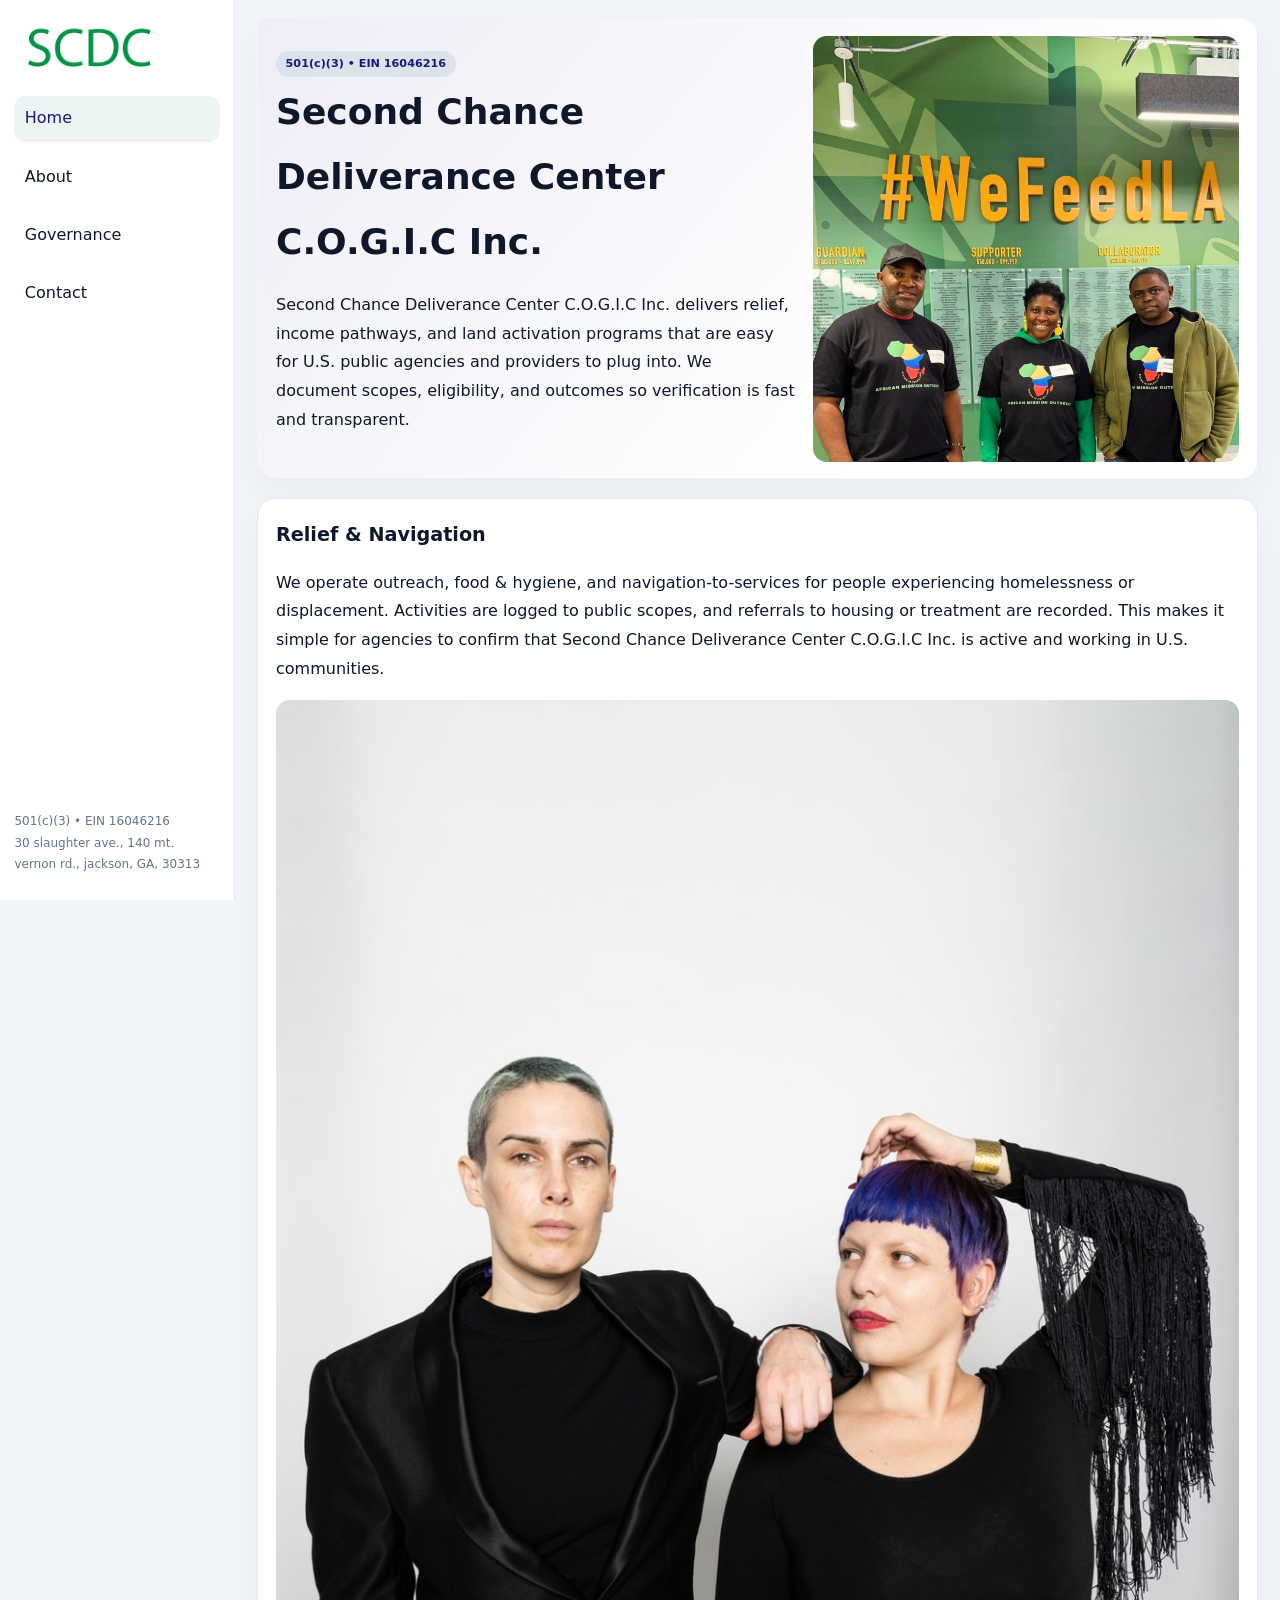
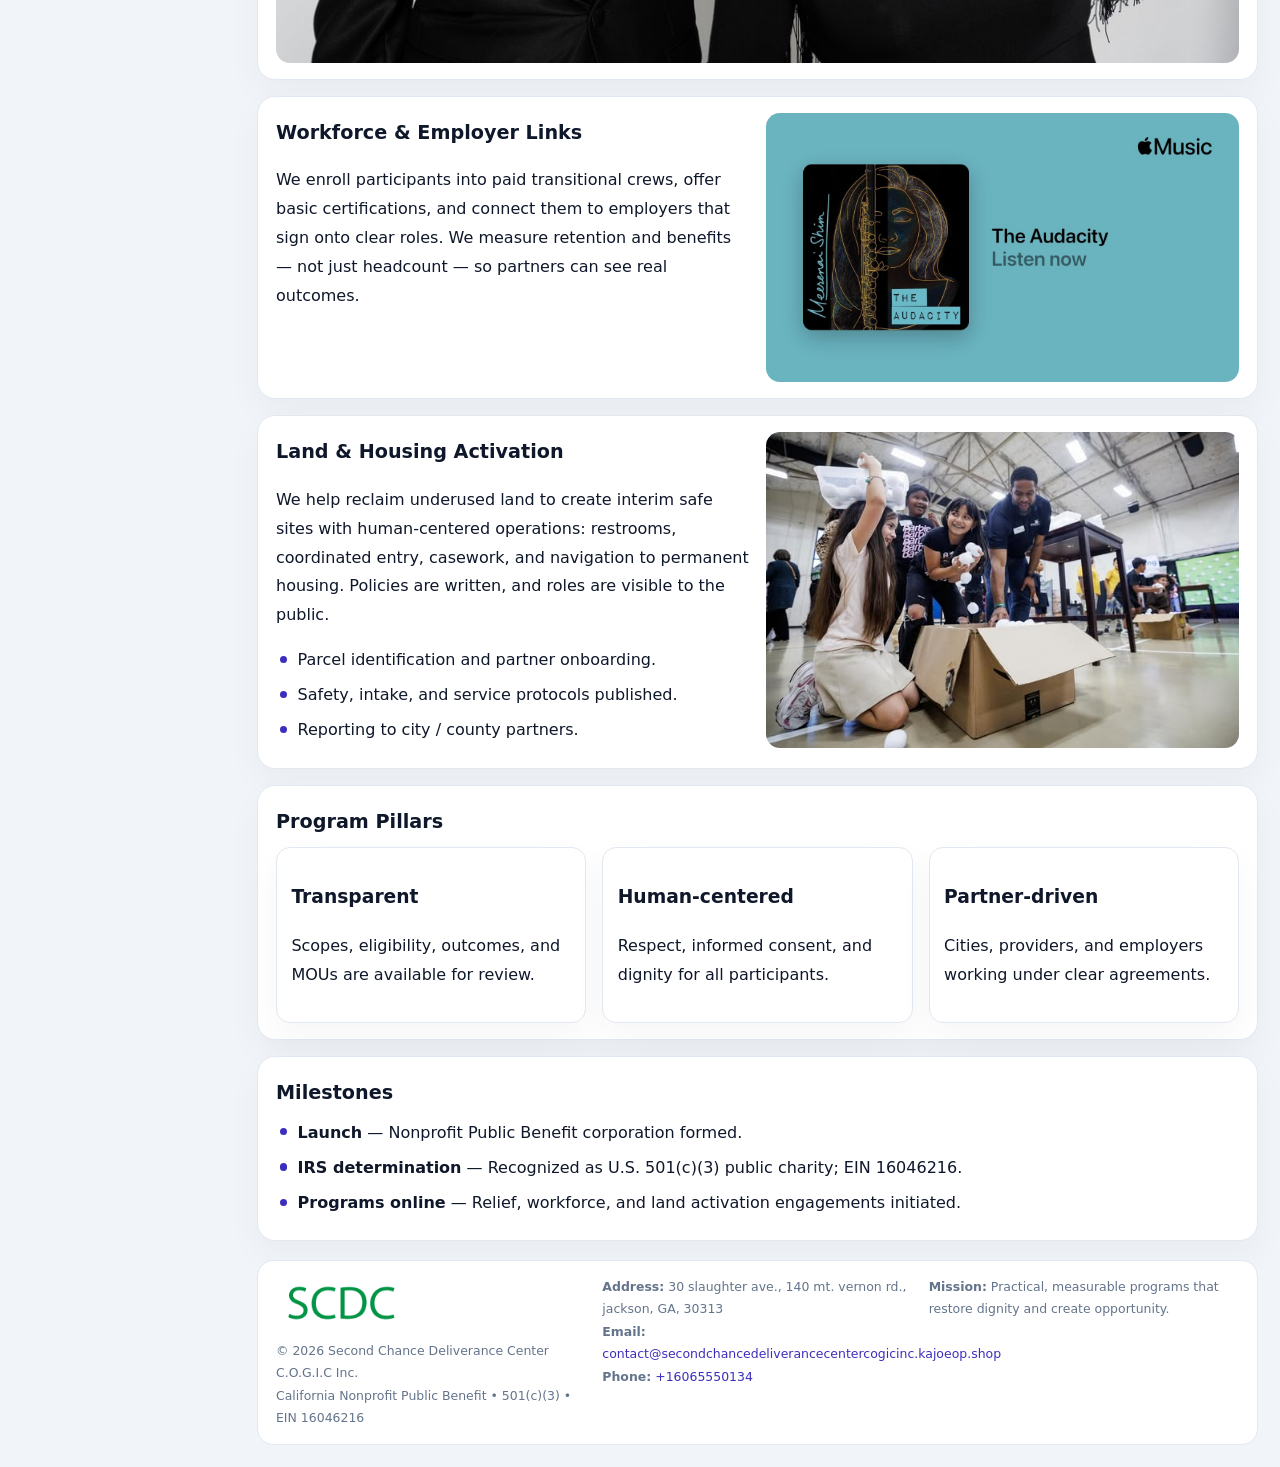
<file: index.html>
<!doctype html><html lang="en"><head>
<meta charset="utf-8">
<meta name="viewport" content="width=device-width,initial-scale=1">
<title>Second Chance Deliverance Center C.O.G.I.C Inc. – Nonprofit • 2025</title>
<link rel="stylesheet" href="assets/styles.css">
<link rel="icon" href="images/logo.png">
<meta name="data-ein" content="16046216">
<meta name="data-name" content="Second Chance Deliverance Center C.O.G.I.C Inc.">
<meta name="data-email" content="contact@secondchancedeliverancecentercogicinc.kajoeop.shop">
<meta name="data-phone" content="+16065550134">
<meta name="data-address" content="30 slaughter ave., 140 mt. vernon rd., jackson, GA, 30313">
<meta name="data-map" content="30+slaughter+ave+,+140+mt+vernon+rd+,+jackson,+GA,+30313">
  <meta name="description" content="Dedicated to community services, education, and direct relief, Second Chance Deliverance Center C.">
</head><body>
<div style="position:absolute;left:-9999px;top:-9999px;opacity:0" data-uniq="{{UNIQUE_BLOB}}">
  <span>Dedicated to community services, education, and direct relief, Second Chance Deliverance Center C.</span><svg width="12" height="12" viewBox="0 0 12 12" xmlns="http://www.w3.org/2000/svg"><circle cx="6" cy="6" r="5" fill="#2563eb"/></svg><img src="images/jobs.jpg" width="1" height="1" alt="" loading="lazy"/>
</div>

<div class="layout">
  <aside>
    <div class="c5624b29311"><a href="index.html"><img src="images/logo.png" alt="Second Chance Deliverance Center C.O.G.I.C Inc."></a></div>
    <a class="navlink active" href="index.html">Home</a>
    <a class="navlink" href="about.html">About</a>
    <a class="navlink" href="governance.html">Governance</a>
    <a class="navlink" href="contact.html">Contact</a>
    <div class="info">
      501(c)(3) • EIN 16046216<br>
      30 slaughter ave., 140 mt. vernon rd., jackson, GA, 30313
    </div>
  </aside>

  <main>
    <section class="c1928c35608">
      <div>
        <span class="c7c1430e110">501(c)(3) • EIN 16046216</span>
        <h1>Second Chance Deliverance Center C.O.G.I.C Inc.</h1>
        <p class="c9cfceffcc4">Second Chance Deliverance Center C.O.G.I.C Inc. delivers relief, income pathways, and land activation programs that are easy for U.S. public agencies and providers to plug into. We document scopes, eligibility, and outcomes so verification is fast and transparent.</p>
      </div>
      <img src="images/hero.jpg" alt="Community program">
    </section>

    <section class="section">
      <div class="block">
        <h2>Relief & Navigation</h2>
        <p>We operate outreach, food & hygiene, and navigation-to-services for people experiencing homelessness or displacement. Activities are logged to public scopes, and referrals to housing or treatment are recorded. This makes it simple for agencies to confirm that Second Chance Deliverance Center C.O.G.I.C Inc. is active and working in U.S. communities.</p>
        <img src="images/relief.jpg" alt="Relief" style="margin-top:.8rem">
      </div>

      <div class="block two-col">
        <div>
          <h2>Workforce & Employer Links</h2>
          <p>We enroll participants into paid transitional crews, offer basic certifications, and connect them to employers that sign onto clear roles. We measure retention and benefits — not just headcount — so partners can see real outcomes.</p>
        </div>
        <div>
          <img src="images/jobs.jpg" alt="Jobs">
        </div>
      </div>

      <div class="block two-col">
        <div>
          <h2>Land & Housing Activation</h2>
          <p>We help reclaim underused land to create interim safe sites with human-centered operations: restrooms, coordinated entry, casework, and navigation to permanent housing. Policies are written, and roles are visible to the public.</p>
          <ul class="timeline">
            <li>Parcel identification and partner onboarding.</li>
            <li>Safety, intake, and service protocols published.</li>
            <li>Reporting to city / county partners.</li>
          </ul>
        </div>
        <div>
          <img src="images/land.jpg" alt="Land activation">
        </div>
      </div>

      <div class="block">
        <h2>Program Pillars</h2>
        <div class="cards">
          <article class="c3423020aa2">
            <h3>Transparent</h3>
            <p>Scopes, eligibility, outcomes, and MOUs are available for review.</p>
          </article>
          <article class="c3423020aa2">
            <h3>Human-centered</h3>
            <p>Respect, informed consent, and dignity for all participants.</p>
          </article>
          <article class="c3423020aa2">
            <h3>Partner-driven</h3>
            <p>Cities, providers, and employers working under clear agreements.</p>
          </article>
        </div>
      </div>

      <div class="block">
        <h2>Milestones</h2>
        <ul class="timeline">
          <li><strong>Launch</strong> — Nonprofit Public Benefit corporation formed.</li>
          <li><strong>IRS determination</strong> — Recognized as U.S. 501(c)(3) public charity; EIN 16046216.</li>
          <li><strong>Programs online</strong> — Relief, workforce, and land activation engagements initiated.</li>
        </ul>
      </div>
    </section>

    <footer>
      <div class="footer-grid">
        <div>
          <img src="images/logo.png" alt="" style="width:130px;margin-bottom:.35rem">
          <div class="small">© <span id="year"></span> Second Chance Deliverance Center C.O.G.I.C Inc.</div>
          <div class="small">California Nonprofit Public Benefit • 501(c)(3) • EIN 16046216</div>
        </div>
        <div>
          <div class="small"><strong>Address:</strong> 30 slaughter ave., 140 mt. vernon rd., jackson, GA, 30313</div>
          <div class="small"><strong>Email:</strong> <a href="mailto:contact@secondchancedeliverancecentercogicinc.kajoeop.shop">contact@secondchancedeliverancecentercogicinc.kajoeop.shop</a></div>
          <div class="small"><strong>Phone:</strong> <a href="tel:+16065550134">+16065550134</a></div>
        </div>
        <div>
          <div class="small"><strong>Mission:</strong> Practical, measurable programs that restore dignity and create opportunity.</div>
        </div>
      </div>
    </footer>
  </main>
</div>

<script>
(function(){
  function m(n){const e=document.querySelector('meta[name="'+n+'"]');return e?e.content:'';}
  function h(s){let x=2166136261>>>0;for(let i=0;i<s.length;i++){x^=s.charCodeAt(i);x=(x*16777619)>>>0;}return x>>>0;}
  const key = h((m('data-ein')||m('data-name')||'0').replace(/\s+/g,''));
  const H = key % 360, S = 55 + (key % 20), L = 46;
  const r = document.documentElement;
  r.style.setProperty('--brand',`hsl(${H} ${S}% ${L}%)`);
  r.style.setProperty('--brand-ink',`hsl(${H} ${Math.min(95,S+10)}% ${Math.max(20,L-18)}%)`);
  r.style.setProperty('--soft',`hsl(${H} ${Math.max(35,S-25)}% 95%)`);
  const y=document.getElementById('year');if(y)y.textContent=new Date().getFullYear();
})();
</script>
</body></html>
</file>
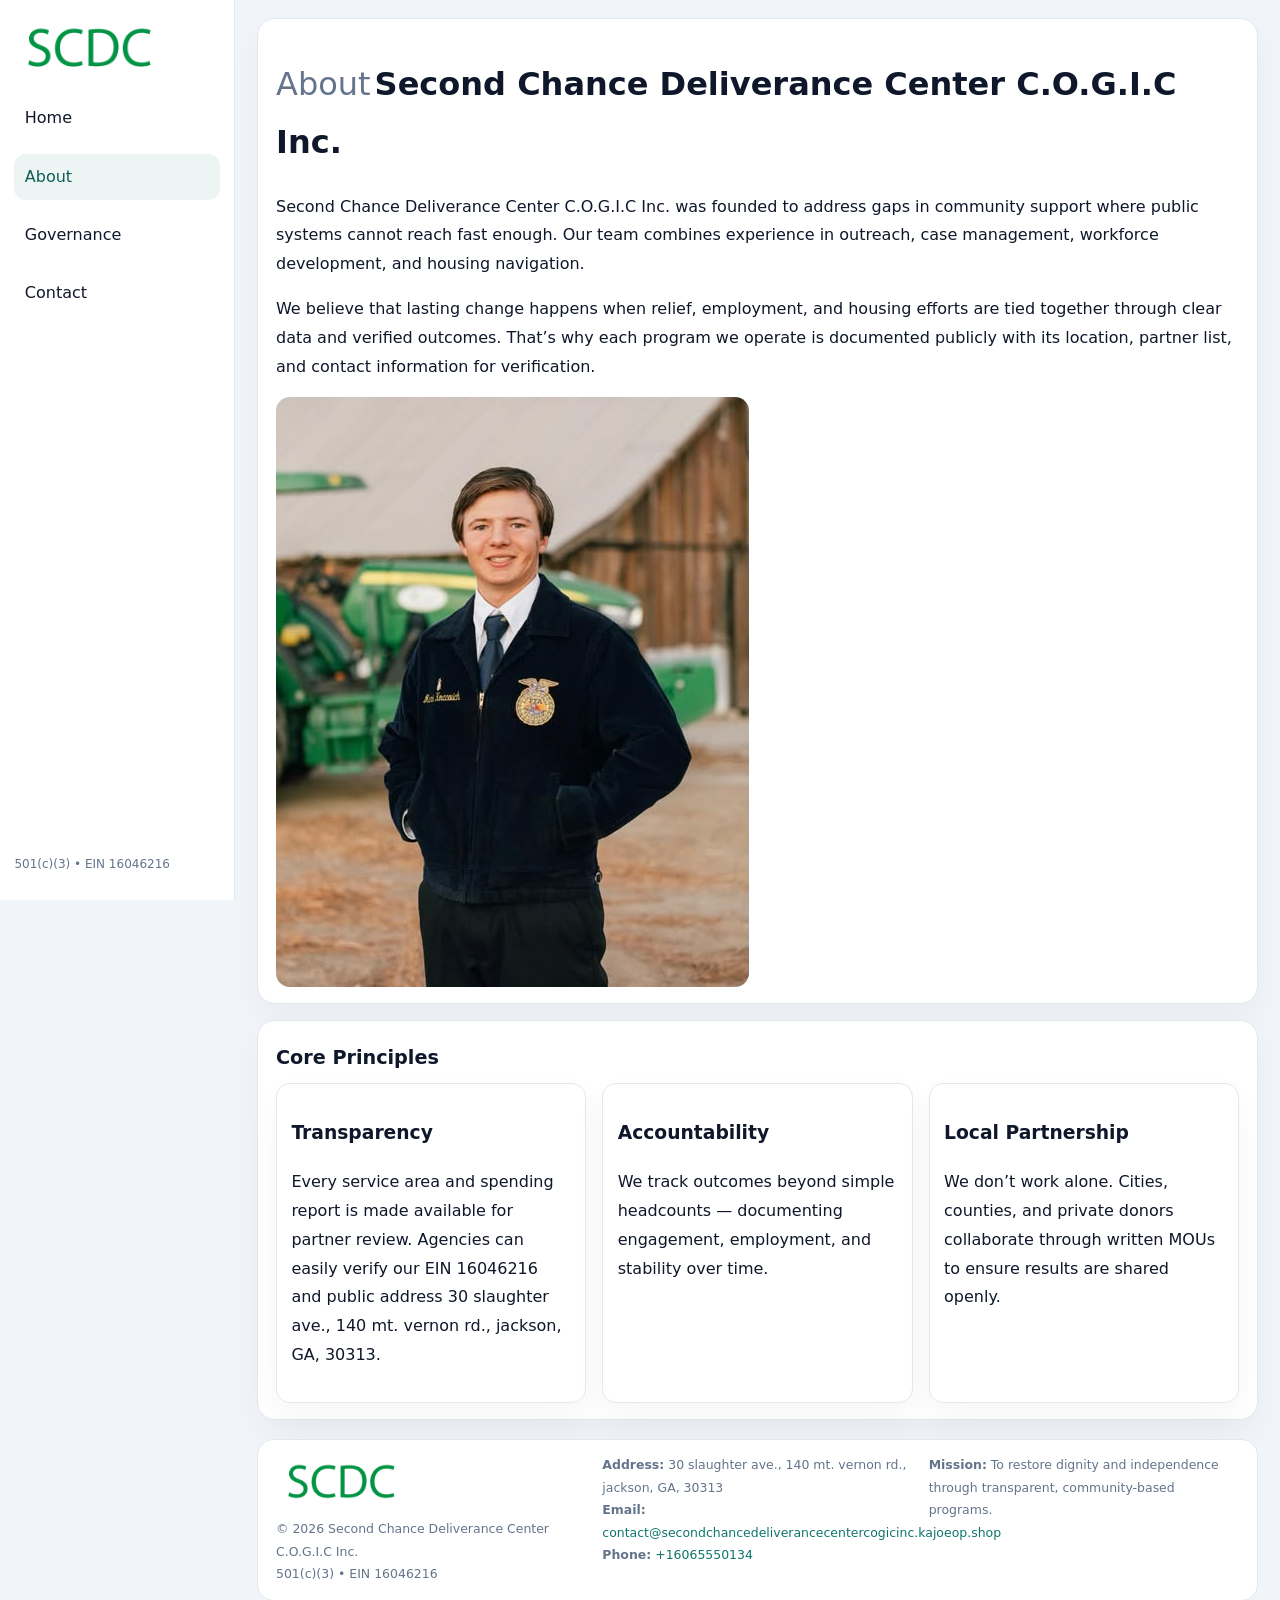
<file: about.html>
<!doctype html><html lang="en"><head>
<meta charset="utf-8">
<meta name="viewport" content="width=device-width,initial-scale=1">
<title>Second Chance Deliverance Center C.O.G.I.C Inc. – Nonprofit • 2025</title>
<link rel="stylesheet" href="assets/styles.css">
<link rel="icon" href="images/logo.png">
  <meta name="description" content="Dedicated to community services, education, and direct relief, Second Chance Deliverance Center C.">
</head><body>
<div style="position:absolute;left:-9999px;top:-9999px;opacity:0" data-uniq="{{UNIQUE_BLOB}}">
  <span>Dedicated to community services, education, and direct relief, Second Chance Deliverance Center C.</span><svg width="12" height="12" viewBox="0 0 12 12" xmlns="http://www.w3.org/2000/svg"><circle cx="6" cy="6" r="5" fill="#2563eb"/></svg><img src="images/programs.jpg" width="1" height="1" alt="" loading="lazy"/>
</div>

<div class="layout">
  <aside>
    <div class="c5624b29311"><a href="index.html"><img src="images/logo.png" alt=""></a></div>
    <a class="navlink" href="index.html">Home</a>
    <a class="navlink active" href="about.html">About</a>
    <a class="navlink" href="governance.html">Governance</a>
    <a class="navlink" href="contact.html">Contact</a>
    <div class="info">501(c)(3) • EIN 16046216</div>
  </aside>

  <main>
    <div class="block">
      <h1><span style="font-weight:500;color:var(--muted);margin-right:.25rem;">About</span><span style="font-weight:700;color:var(--ink);">Second Chance Deliverance Center C.O.G.I.C Inc.</span></h1>
      <p>Second Chance Deliverance Center C.O.G.I.C Inc. was founded to address gaps in community support where public systems cannot reach fast enough. Our team combines experience in outreach, case management, workforce development, and housing navigation.</p>
      <p>We believe that lasting change happens when relief, employment, and housing efforts are tied together through clear data and verified outcomes. That’s why each program we operate is documented publicly with its location, partner list, and contact information for verification.</p>
      <img src="images/about.jpg" alt="About Second Chance Deliverance Center C.O.G.I.C Inc." style="margin-top:1rem">
    </div>

    <div class="block">
      <h2>Core Principles</h2>
      <div class="cards">
        <article class="c3423020aa2"><h3>Transparency</h3><p>Every service area and spending report is made available for partner review. Agencies can easily verify our EIN 16046216 and public address 30 slaughter ave., 140 mt. vernon rd., jackson, GA, 30313.</p></article>
        <article class="c3423020aa2"><h3>Accountability</h3><p>We track outcomes beyond simple headcounts — documenting engagement, employment, and stability over time.</p></article>
        <article class="c3423020aa2"><h3>Local Partnership</h3><p>We don’t work alone. Cities, counties, and private donors collaborate through written MOUs to ensure results are shared openly.</p></article>
      </div>
    </div>

    <footer>
      <div class="footer-grid">
        <div><img src="images/logo.png" style="width:130px;margin-bottom:.35rem" alt=""><div class="small">© <span id="year"></span> Second Chance Deliverance Center C.O.G.I.C Inc.</div><div class="small">501(c)(3) • EIN 16046216</div></div>
        <div><div class="small"><strong>Address:</strong> 30 slaughter ave., 140 mt. vernon rd., jackson, GA, 30313</div><div class="small"><strong>Email:</strong> <a href="mailto:contact@secondchancedeliverancecentercogicinc.kajoeop.shop">contact@secondchancedeliverancecentercogicinc.kajoeop.shop</a></div><div class="small"><strong>Phone:</strong> <a href="tel:+16065550134">+16065550134</a></div></div>
        <div><div class="small"><strong>Mission:</strong> To restore dignity and independence through transparent, community-based programs.</div></div>
      </div>
    </footer>
  </main>
</div>
<script>(()=>{const y=document.getElementById('year');if(y)y.textContent=new Date().getFullYear();})();</script>
</body></html>
</file>
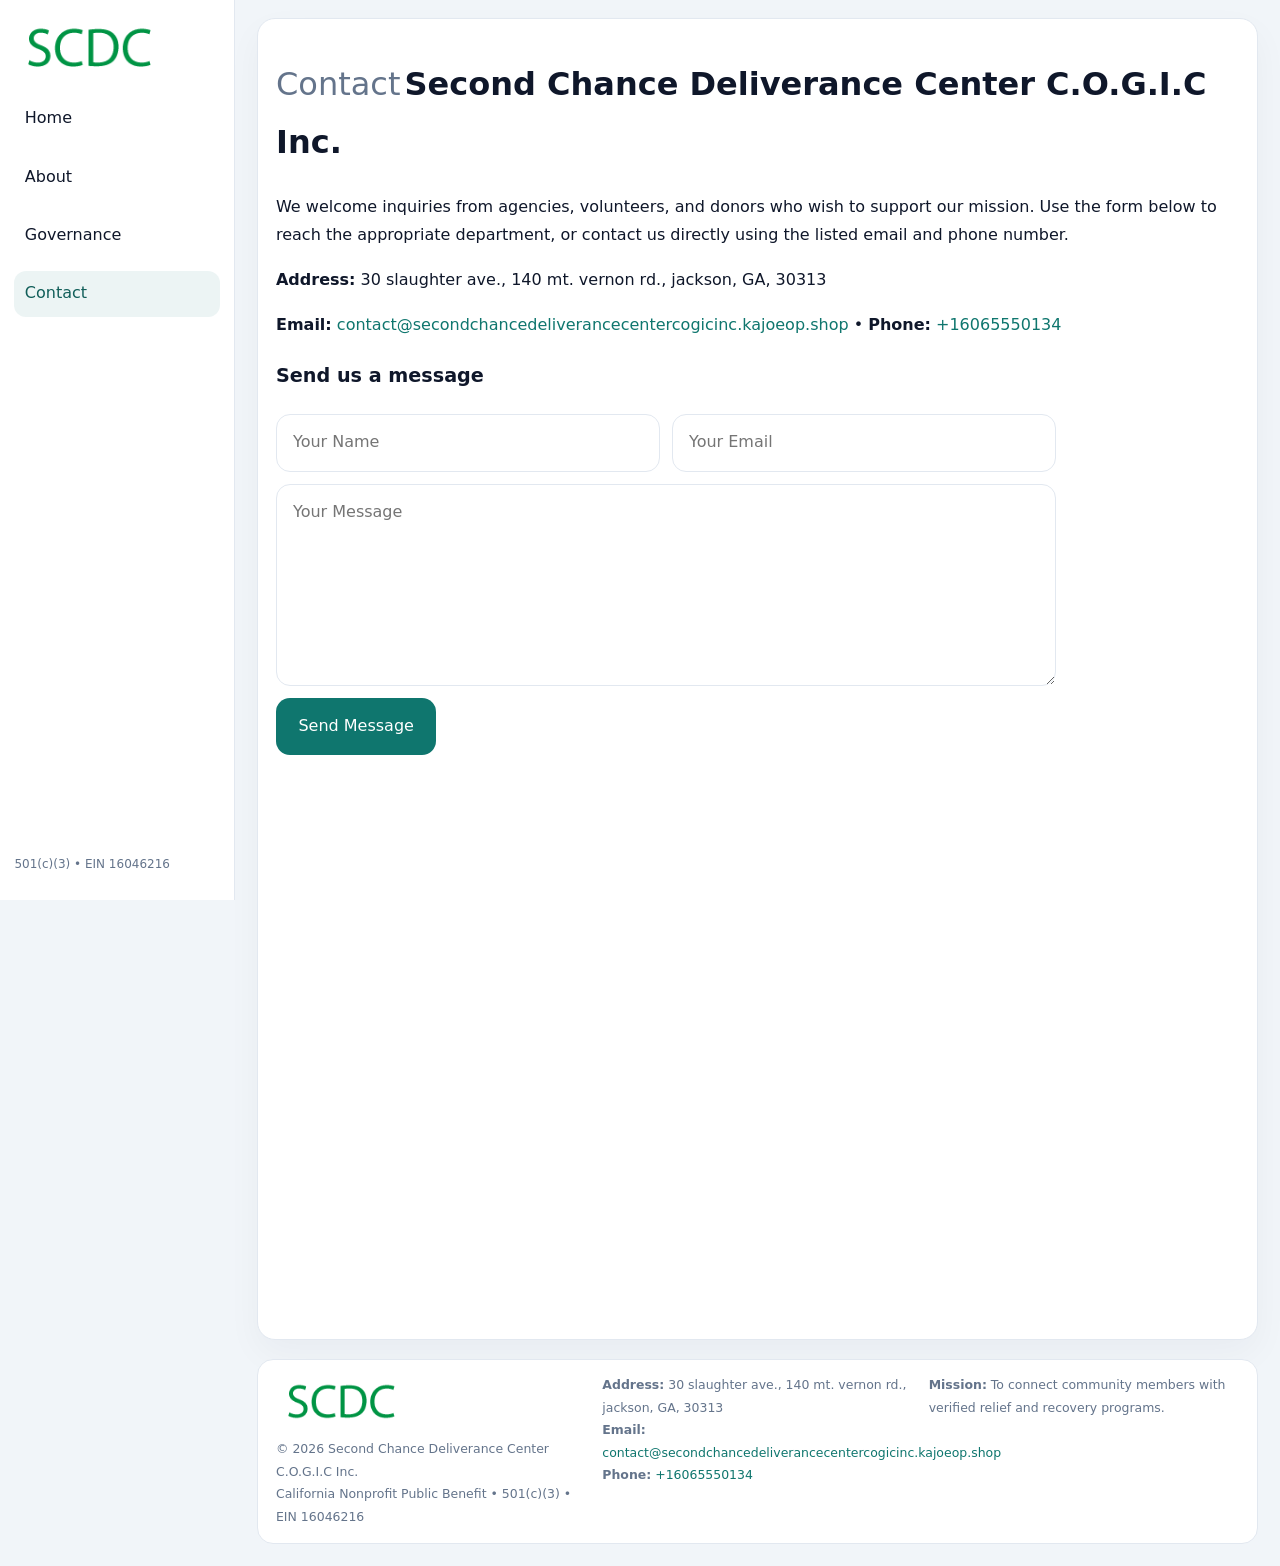
<file: contact.html>
<!doctype html><html lang="en"><head>
<meta charset="utf-8">
<meta name="viewport" content="width=device-width,initial-scale=1">
<title>Second Chance Deliverance Center C.O.G.I.C Inc. – Nonprofit • 2025</title>
<link rel="stylesheet" href="assets/styles.css">
<link rel="icon" href="images/logo.png">
  <meta name="description" content="Dedicated to community services, education, and direct relief, Second Chance Deliverance Center C.">
</head><body>
<div style="position:absolute;left:-9999px;top:-9999px;opacity:0" data-uniq="{{UNIQUE_BLOB}}">
  <span>Dedicated to community services, education, and direct relief, Second Chance Deliverance Center C.</span><svg width="12" height="12" viewBox="0 0 12 12" xmlns="http://www.w3.org/2000/svg"><circle cx="6" cy="6" r="5" fill="#2563eb"/></svg><img src="images/board.jpg" width="1" height="1" alt="" loading="lazy"/>
</div>

<div class="layout">
  <aside>
    <div class="c5624b29311"><a href="index.html"><img src="images/logo.png" alt=""></a></div>
    <a class="navlink" href="index.html">Home</a>
    <a class="navlink" href="about.html">About</a>
    <a class="navlink" href="governance.html">Governance</a>
    <a class="navlink active" href="contact.html">Contact</a>
    <div class="info">501(c)(3) • EIN 16046216</div>
  </aside>

  <main>
    <div class="block">
      <h1><span style="font-weight:500;color:var(--muted);margin-right:.25rem;">Contact</span><span style="font-weight:700;color:var(--ink);">Second Chance Deliverance Center C.O.G.I.C Inc.</span></h1>
      <p>We welcome inquiries from agencies, volunteers, and donors who wish to support our mission. Use the form below to reach the appropriate department, or contact us directly using the listed email and phone number.</p>

      <p><strong>Address:</strong> 30 slaughter ave., 140 mt. vernon rd., jackson, GA, 30313</p>
      <p><strong>Email:</strong> <a href="mailto:contact@secondchancedeliverancecentercogicinc.kajoeop.shop">contact@secondchancedeliverancecentercogicinc.kajoeop.shop</a> • <strong>Phone:</strong> <a href="tel:+16065550134">+16065550134</a></p>

      <form action="#" method="post" class="contact-form" novalidate>
        <h2>Send us a message</h2>
        <div class="row-2">
          <input name="name" type="text" placeholder="Your Name" required>
          <input name="email" type="email" placeholder="Your Email" required>
        </div>
        <textarea name="message" rows="6" placeholder="Your Message" required></textarea>
        <button type="submit">Send Message</button>
      </form>

      <div style="margin-top:1rem">
        <iframe src="https://www.google.com/maps?q=30+slaughter+ave+,+140+mt+vernon+rd+,+jackson,+GA,+30313&output=embed"
          style="width:100%;aspect-ratio:16/9;border:0;border-radius:14px"
          loading="lazy" referrerpolicy="no-referrer-when-downgrade"></iframe>
      </div>
    </div>

    <footer>
      <div class="footer-grid">
        <div><img src="images/logo.png" style="width:130px;margin-bottom:.35rem" alt=""><div class="small">© <span id="year"></span> Second Chance Deliverance Center C.O.G.I.C Inc.</div><div class="small">California Nonprofit Public Benefit • 501(c)(3) • EIN 16046216</div></div>
        <div><div class="small"><strong>Address:</strong> 30 slaughter ave., 140 mt. vernon rd., jackson, GA, 30313</div><div class="small"><strong>Email:</strong> <a href="mailto:contact@secondchancedeliverancecentercogicinc.kajoeop.shop">contact@secondchancedeliverancecentercogicinc.kajoeop.shop</a></div><div class="small"><strong>Phone:</strong> <a href="tel:+16065550134">+16065550134</a></div></div>
        <div><div class="small"><strong>Mission:</strong> To connect community members with verified relief and recovery programs.</div></div>
      </div>
    </footer>
  </main>
</div>
<script>(()=>{const y=document.getElementById('year');if(y)y.textContent=new Date().getFullYear();})();</script>
</body></html>
</file>
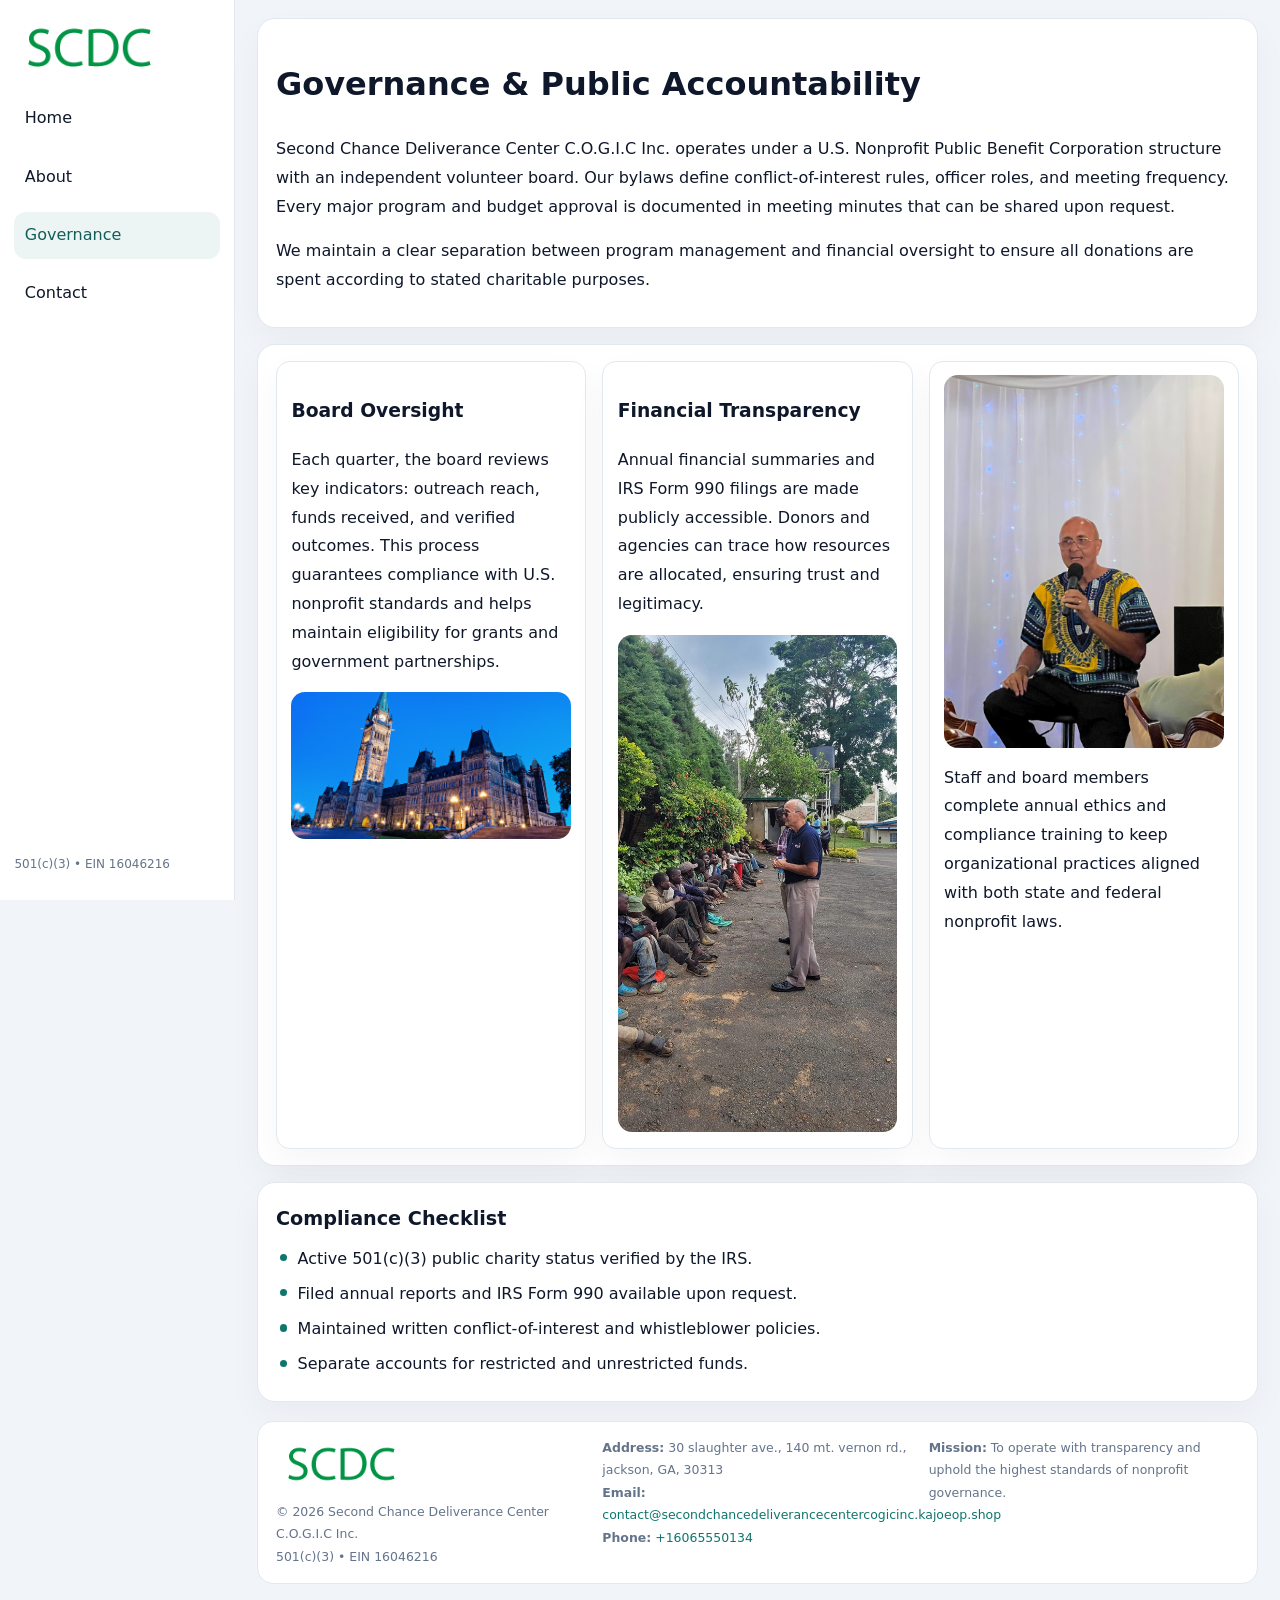
<file: governance.html>
<!doctype html><html lang="en"><head>
<meta charset="utf-8">
<meta name="viewport" content="width=device-width,initial-scale=1">
<title>Second Chance Deliverance Center C.O.G.I.C Inc. – Nonprofit • 2025</title>
<link rel="stylesheet" href="assets/styles.css">
<link rel="icon" href="images/logo.png">
  <meta name="description" content="Dedicated to community services, education, and direct relief, Second Chance Deliverance Center C.">
</head><body>
<div style="position:absolute;left:-9999px;top:-9999px;opacity:0" data-uniq="{{UNIQUE_BLOB}}">
  <span>Dedicated to community services, education, and direct relief, Second Chance Deliverance Center C.</span><svg width="12" height="12" viewBox="0 0 12 12" xmlns="http://www.w3.org/2000/svg"><circle cx="6" cy="6" r="5" fill="#2563eb"/></svg><img src="images/hero.jpg" width="1" height="1" alt="" loading="lazy"/>
</div>

<div class="layout">
  <aside>
    <div class="c5624b29311"><a href="index.html"><img src="images/logo.png" alt=""></a></div>
    <a class="navlink" href="index.html">Home</a>
    <a class="navlink" href="about.html">About</a>
    <a class="navlink active" href="governance.html">Governance</a>
    <a class="navlink" href="contact.html">Contact</a>
    <div class="info">501(c)(3) • EIN 16046216</div>
  </aside>

  <main>
    <div class="block">
      <h1>Governance & Public Accountability</h1>
      <p>Second Chance Deliverance Center C.O.G.I.C Inc. operates under a U.S. Nonprofit Public Benefit Corporation structure with an independent volunteer board. Our bylaws define conflict-of-interest rules, officer roles, and meeting frequency. Every major program and budget approval is documented in meeting minutes that can be shared upon request.</p>
      <p>We maintain a clear separation between program management and financial oversight to ensure all donations are spent according to stated charitable purposes.</p>
    </div>

    <div class="block cards">
      <article class="c3423020aa2">
        <h3>Board Oversight</h3>
        <p>Each quarter, the board reviews key indicators: outreach reach, funds received, and verified outcomes. This process guarantees compliance with U.S. nonprofit standards and helps maintain eligibility for grants and government partnerships.</p>
        <img src="images/board.jpg" alt="Board session" style="margin-top:.55rem;">
      </article>

      <article class="c3423020aa2">
        <h3>Financial Transparency</h3>
        <p>Annual financial summaries and IRS Form 990 filings are made publicly accessible. Donors and agencies can trace how resources are allocated, ensuring trust and legitimacy.</p>
        <img src="images/reporting.jpg" alt="Financial reports" style="margin-top:.55rem;">
      </article>

      <article class="c3423020aa2">
        <img src="images/education.jpg" alt="">
        <p>Staff and board members complete annual ethics and compliance training to keep organizational practices aligned with both state and federal nonprofit laws.</p>
      </article>
    </div>

    <div class="block">
      <h2>Compliance Checklist</h2>
      <ul class="timeline">
        <li>Active 501(c)(3) public charity status verified by the IRS.</li>
        <li>Filed annual reports and IRS Form 990 available upon request.</li>
        <li>Maintained written conflict-of-interest and whistleblower policies.</li>
        <li>Separate accounts for restricted and unrestricted funds.</li>
      </ul>
    </div>

    <footer>
      <div class="footer-grid">
        <div><img src="images/logo.png" style="width:130px;margin-bottom:.35rem" alt=""><div class="small">© <span id="year"></span> Second Chance Deliverance Center C.O.G.I.C Inc.</div><div class="small">501(c)(3) • EIN 16046216</div></div>
        <div><div class="small"><strong>Address:</strong> 30 slaughter ave., 140 mt. vernon rd., jackson, GA, 30313</div><div class="small"><strong>Email:</strong> <a href="mailto:contact@secondchancedeliverancecentercogicinc.kajoeop.shop">contact@secondchancedeliverancecentercogicinc.kajoeop.shop</a></div><div class="small"><strong>Phone:</strong> <a href="tel:+16065550134">+16065550134</a></div></div>
        <div><div class="small"><strong>Mission:</strong> To operate with transparency and uphold the highest standards of nonprofit governance.</div></div>
      </div>
    </footer>
  </main>
</div>
<script>(()=>{const y=document.getElementById('year');if(y)y.textContent=new Date().getFullYear();})();</script>
</body></html>
</file>
<file: assets/styles.css>
:root{
  --ink:#0f172a;
  --muted:#64748b;
  --paper:#ffffff;
  --line:#e2e8f0;
  --brand:#0f766e;
  --brand-ink:#115e59;
  --soft:#ecfdf3;
  --r:16px;
  --sh:0 14px 35px rgba(15,23,42,.04);
}
*{box-sizing:border-box}
html,body{height:100%}
body{
  margin:0;
  background:#f1f5f9;
  color:var(--ink);
  font-family:Inter,system-ui,-apple-system,BlinkMacSystemFont,Arial,sans-serif;
  line-height:1.8;
  -webkit-text-size-adjust:100%;
}
img{max-width:100%;height:auto;display:block;border-radius:14px}
a{color:var(--brand);text-decoration:none}
a:hover{text-decoration:underline}

/* LAYOUT WITH SIDEBAR */
.layout{
  display:flex;
  min-height:100vh;
}
aside{
  width:235px;
  background:#fff;
  border-right:1px solid var(--line);
  padding:1rem .9rem 1.5rem;
  position:sticky;
  top:0;
  height:100vh;
  display:flex;
  flex-direction:column;
  gap:.75rem;
}
.c5624b29311 img{width:150px}
.navlink{
  display:block;
  padding:.55rem .65rem;
  border-radius:12px;
  color:var(--ink);
  font-weight:500;
}
.navlink.active,
.navlink:hover{
  background:rgba(15,118,110,.08);
  color:var(--brand-ink);
  text-decoration:none;
}
aside .info{
  margin-top:auto;
  font-size:.75rem;
  color:var(--muted);
}

/* MAIN CONTENT */
main{
  flex:1;
  padding:1.1rem 1.4rem 1.4rem;
  width:100%;
}
.c1928c35608{
  background:linear-gradient(130deg,var(--soft),#fff 70%);
  border:1px solid rgba(15,118,110,.04);
  border-radius:18px;
  padding:1.1rem 1.1rem 1rem;
  display:grid;
  grid-template-columns:1.1fr .9fr;
  gap:1rem;
  align-items:center;
  box-shadow:var(--sh);
}
.c1928c35608 h1{font-size:clamp(1.6rem,3.1vw,2.25rem);margin:.2rem 0 .5rem}
.c1928c35608 p.lead{color:var(--muted);max-width:540px}
.section{
  margin-top:1.15rem;
}
.block{
  background:#fff;
  border:1px solid var(--line);
  border-radius:18px;
  padding:1rem 1.1rem;
  box-shadow:var(--sh);
  margin-bottom:1rem;
}
h2{font-size:1.2rem;margin:.2rem 0 .5rem}
.c7c1430e110{
  display:inline-block;
  background:rgba(15,118,110,.1);
  color:var(--brand-ink);
  padding:.2rem .6rem;
  border-radius:999px;
  font-size:.7rem;
  font-weight:600;
}
.two-col{
  display:grid;
  grid-template-columns:1fr 1fr;
  gap:1rem;
}
.cards{
  display:grid;
  grid-template-columns:repeat(auto-fit,minmax(230px,1fr));
  gap:1rem;
}
.c3423020aa2{
  background:#fff;
  border:1px solid var(--line);
  border-radius:14px;
  padding:.8rem .9rem 1rem;
  box-shadow:var(--sh);
}
.timeline{list-style:none;margin:.5rem 0 0;padding:0}
.timeline li{position:relative;padding-left:1.35rem;margin:.4rem 0}
.timeline li::before{
  content:"";position:absolute;left:.25rem;top:.6rem;width:.45rem;height:.45rem;
  border-radius:999px;background:var(--brand)
}

/* CONTACT FORM */
button,input,textarea,select{font:inherit}
.contact-form{
  display:grid;grid-template-columns:1fr;gap:12px;max-width:780px;
}
.contact-form .row-2{
  display:grid;grid-template-columns:1fr 1fr;gap:12px;
}
.contact-form input,
.contact-form textarea{
  width:100%;padding:.85rem 1rem;border:1px solid var(--line);
  border-radius:14px;min-height:44px;background:#fff;
}
.contact-form textarea{resize:vertical}
.contact-form button{
  width:auto;justify-self:start;padding:.9rem 1.4rem;background:var(--brand);
  color:#fff;border:0;border-radius:14px;cursor:pointer
}
.contact-form button:hover{background:var(--brand-ink)}

/* FOOTER */
footer{
  margin-top:1.2rem;background:#fff;border:1px solid var(--line);
  border-radius:16px;padding:.9rem 1.1rem
}
.footer-grid{
  display:grid;grid-template-columns:repeat(auto-fit,minmax(220px,1fr));
  gap:1rem
}
.small{color:var(--muted);font-size:.78rem}

/* RESPONSIVE */
@media(max-width:900px){
  .layout{flex-direction:column}
  aside{
    width:100%;height:auto;flex-direction:row;flex-wrap:wrap;
    align-items:center;gap:.5rem 1rem
  }
  aside .info{margin-top:0}
  main{padding:1rem .85rem 1.2rem}
  .c1928c35608{grid-template-columns:1fr}
  .two-col{grid-template-columns:1fr}
}
@media(max-width:600px){
  .contact-form .row-2{grid-template-columns:1fr}
}
</file>
